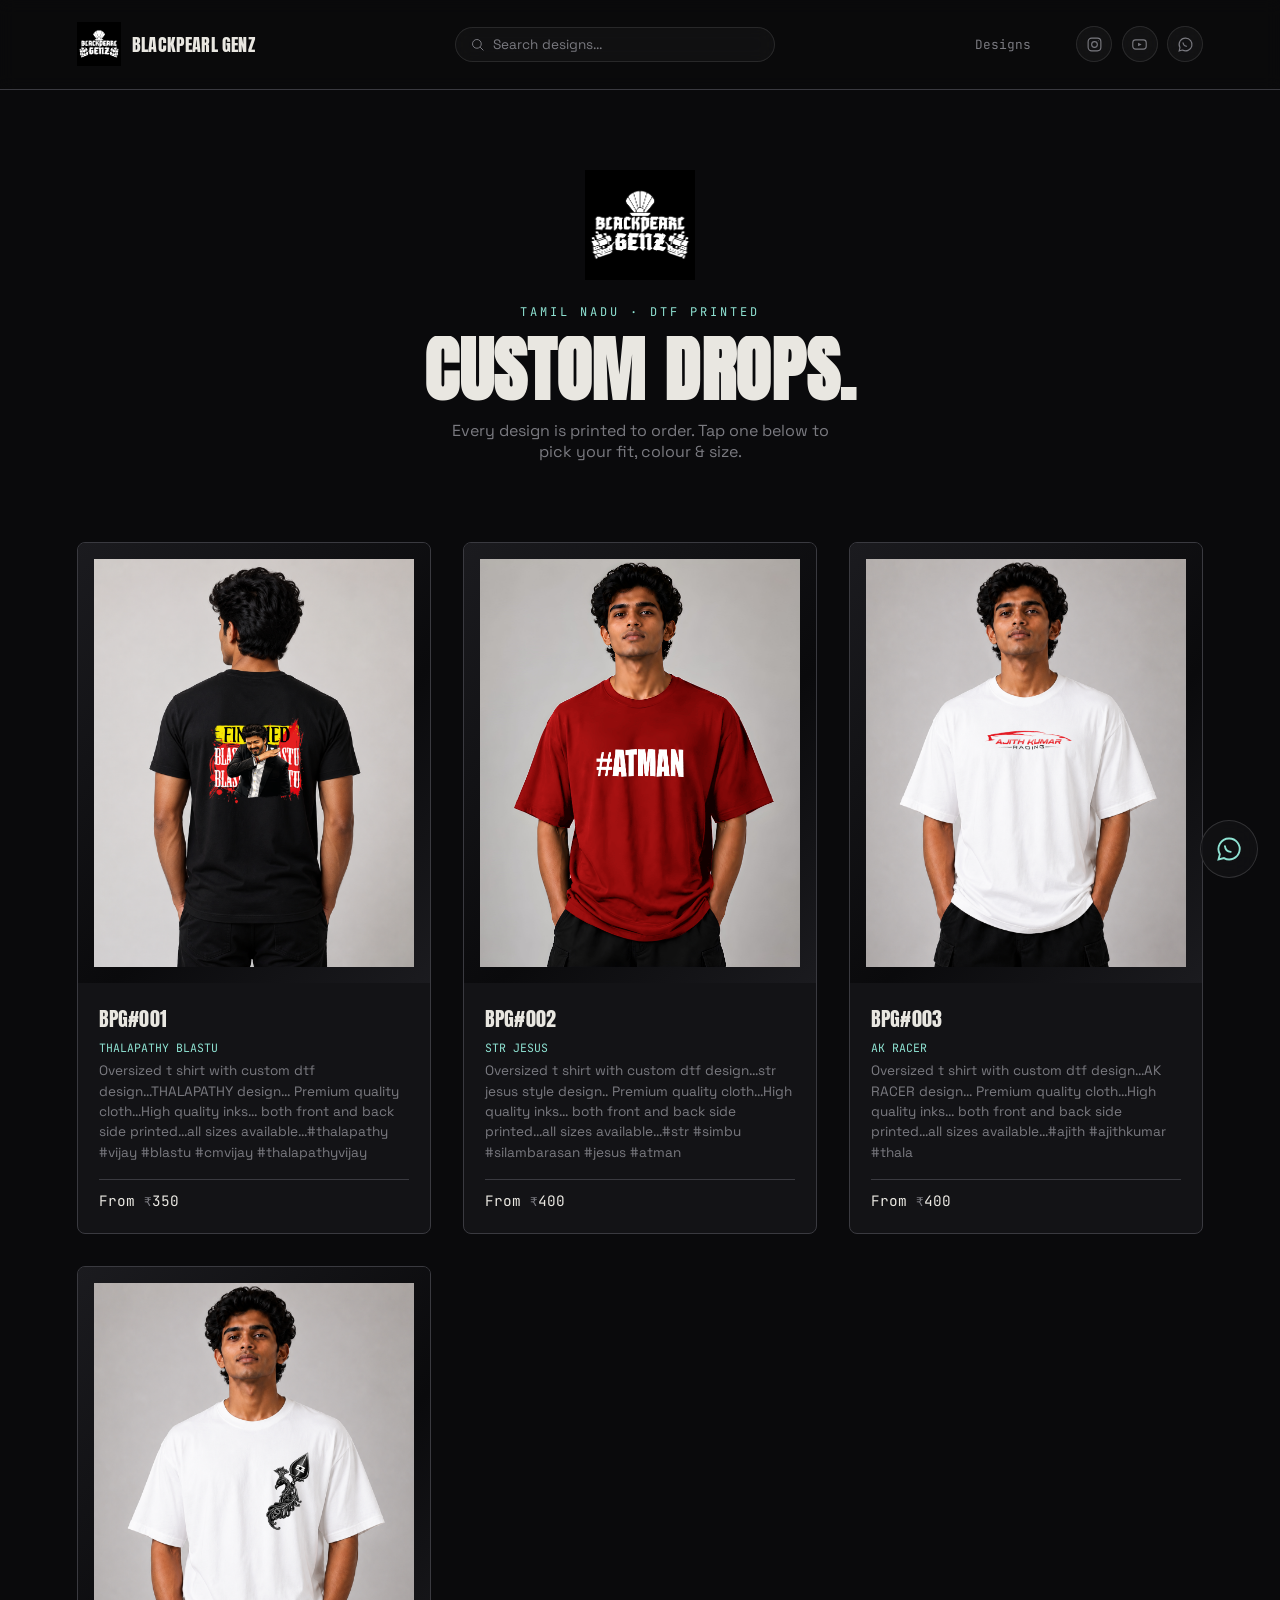
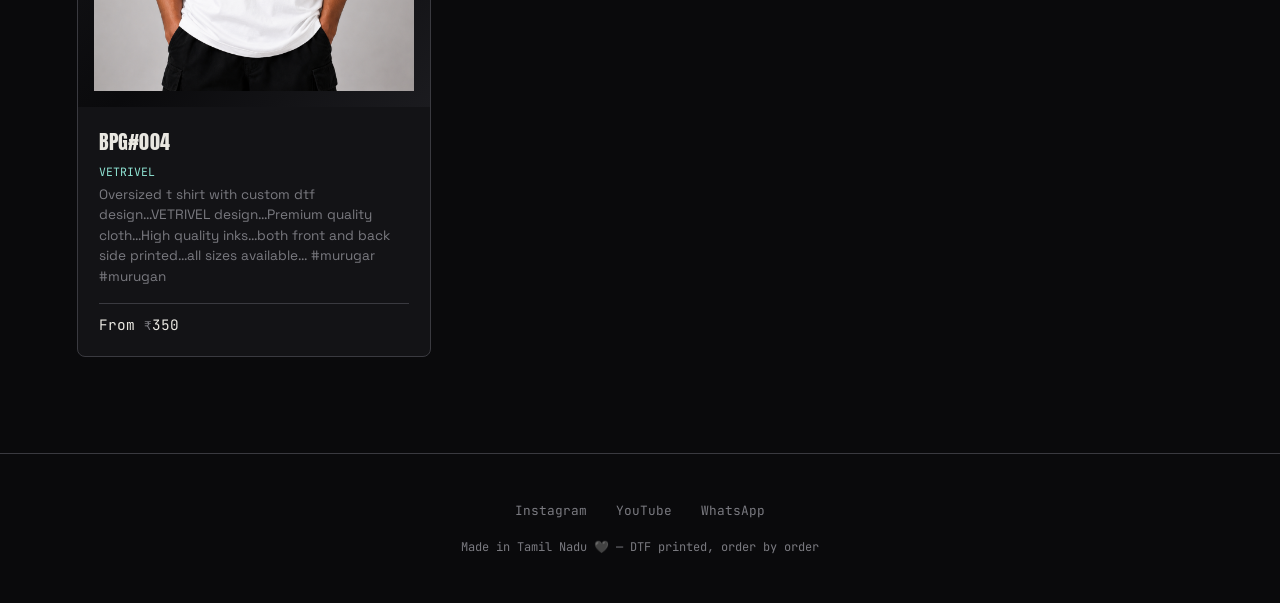
<file: index.html>
<!DOCTYPE html>
<html lang="en">
<head>
<meta charset="UTF-8">
<meta name="viewport" content="width=device-width, initial-scale=1.0">
<title>BLACKPEARL GENZ — Custom Printed T-Shirts</title>
<link rel="preconnect" href="https://fonts.googleapis.com">
<link rel="preconnect" href="https://fonts.gstatic.com" crossorigin>
<link href="https://fonts.googleapis.com/css2?family=Anton&family=Space+Grotesk:wght@400;500;700&family=JetBrains+Mono:wght@400;500;700&display=swap" rel="stylesheet">
<link rel="stylesheet" href="style.css">
</head>
<body>

<nav class="nav">
  <a href="index.html" class="nav-brand">
    <img src="images/logo.png" alt="Blackpearl Genz" class="nav-logo-img">
    <span class="nav-brand-name display">Blackpearl Genz</span>
  </a>
  <div class="nav-search">
    <svg viewBox="0 0 24 24" fill="none" stroke="currentColor" stroke-width="1.6" class="search-icon"><circle cx="11" cy="11" r="7"/><path d="M21 21l-4.3-4.3" stroke-linecap="round"/></svg>
    <input type="text" id="design-search" placeholder="Search designs..." autocomplete="off">
  </div>
  <div class="nav-links">
    <a href="#designs">Designs</a>
    <div class="nav-social">
      <a href="https://instagram.com/blackpearl_genz?igsh=N2E1bndnd2pka25q" target="_blank" rel="noopener" class="social-btn" aria-label="Instagram">
        <svg viewBox="0 0 24 24" fill="none" stroke="currentColor" stroke-width="1.6"><rect x="3" y="3" width="18" height="18" rx="5"/><circle cx="12" cy="12" r="4"/><circle cx="17.3" cy="6.7" r="0.6" fill="currentColor" stroke="none"/></svg>
      </a>
      <a href="https://youtube.com/@blackpearlgenz?si=UYn14PwFOhKcUYk9" target="_blank" rel="noopener" class="social-btn" aria-label="YouTube">
        <svg viewBox="0 0 24 24" fill="none" stroke="currentColor" stroke-width="1.6"><rect x="2.5" y="5.5" width="19" height="13" rx="4"/><path d="M10 9.5l5 2.5-5 2.5z" fill="currentColor" stroke="none"/></svg>
      </a>
      <a href="https://wa.me/919363555927" target="_blank" rel="noopener" class="social-btn wa-link" aria-label="WhatsApp">
        <svg viewBox="0 0 24 24" fill="none" stroke="currentColor" stroke-width="1.6"><path d="M12 3a9 9 0 00-7.8 13.5L3 21l4.7-1.2A9 9 0 1012 3z"/><path d="M8.5 9.5c.3 2.6 2.4 4.7 5 5" stroke-linecap="round"/></svg>
      </a>
    </div>
  </div>
</nav>

<a href="https://wa.me/919363555927" target="_blank" rel="noopener" class="whatsapp-float wa-link" aria-label="Chat on WhatsApp">
  <svg viewBox="0 0 24 24" fill="none" stroke="currentColor" stroke-width="1.6"><path d="M12 3a9 9 0 00-7.8 13.5L3 21l4.7-1.2A9 9 0 1012 3z"/><path d="M8.5 9.5c.3 2.6 2.4 4.7 5 5" stroke-linecap="round"/></svg>
</a>

<section class="hero">
  <img src="images/logo.png" alt="Blackpearl Genz" class="hero-logo">
  <div class="eyebrow">Tamil Nadu &middot; DTF Printed</div>
  <h1 class="display hero-title">Custom drops.</h1>
  <p>Every design is printed to order. Tap one below to pick your fit, colour &amp; size.</p>
</section>

<section class="grid-section" id="designs">
  <div class="product-grid" id="product-grid"></div>
  <div id="no-results" class="no-results" style="display:none;">No designs match your search.</div>
</section>

<footer>
  <div class="footer-links">
    <a href="https://www.instagram.com/blackpearl_genz?igsh=N2E1bndnd2pka25q" target="_blank" rel="noopener">Instagram</a>
    <a href="https://youtube.com/@blackpearlgenz?si=UYn14PwFOhKcUYk9" target="_blank" rel="noopener">YouTube</a>
    <a href="https://wa.me/919363555927" target="_blank" rel="noopener" class="wa-link">WhatsApp</a>
  </div>
  <div class="footer-note">Made in Tamil Nadu 🖤 — DTF printed, order by order</div>
</footer>

<script src="products-data.js"></script>
<script>
  const grid = document.getElementById('product-grid');

  DESIGNS.forEach((d, index) => {
    const card = document.createElement('a');
    card.href = `product.html?code=${encodeURIComponent(d.code)}`;
    card.className = 'card reveal';
    card.dataset.search = `${d.code} ${d.name} ${d.description}`.toLowerCase();
    card.style.transitionDelay = `${index * 80}ms`;

    card.innerHTML = `
      <div class="card-image">
        <img class="card-img" src="${d.fits[0].images[0]}" data-images='${JSON.stringify(d.fits[0].images)}' data-index="0"
             alt="${d.code}" onerror="this.parentElement.innerHTML='${d.code} — add photo';">
      </div>
      <div class="card-body">
        <div class="card-name display">${d.code}</div>
        <div class="card-sub">${d.name}</div>
        <div class="card-desc">${d.description}</div>
        <div class="card-price">From <span>₹</span>${d.cardPrice}</div>
      </div>
    `;
    grid.appendChild(card);
  });

  // Auto-cycle each card's photo gallery
  const prefersReducedMotion = window.matchMedia('(prefers-reduced-motion: reduce)').matches;
  if (!prefersReducedMotion) {
    setInterval(() => {
      document.querySelectorAll('.card-img').forEach(img => {
        let images;
        try { images = JSON.parse(img.dataset.images); } catch (e) { return; }
        if (!images || images.length <= 1) return;
        let idx = (parseInt(img.dataset.index, 10) + 1) % images.length;
        img.dataset.index = idx;
        img.style.opacity = 0;
        setTimeout(() => { img.src = images[idx]; img.style.opacity = 1; }, 350);
      });
    }, 3200);
  }

  // Fade-up reveal on scroll
  const revealObserver = new IntersectionObserver((entries) => {
    entries.forEach(entry => {
      if (entry.isIntersecting) {
        entry.target.classList.add('in-view');
        revealObserver.unobserve(entry.target);
      }
    });
  }, { threshold: 0.15 });
  document.querySelectorAll('.reveal').forEach(el => revealObserver.observe(el));

  // Live search filter
  const searchInput = document.getElementById('design-search');
  const noResults = document.getElementById('no-results');
  searchInput.addEventListener('input', () => {
    const query = searchInput.value.trim().toLowerCase();
    let visibleCount = 0;
    document.querySelectorAll('.card').forEach(card => {
      const matches = !query || card.dataset.search.includes(query);
      card.style.display = matches ? '' : 'none';
      if (matches) visibleCount++;
    });
    noResults.style.display = visibleCount === 0 ? 'block' : 'none';
  });

  initWhatsAppLinks();
</script>

</body>
</html>
</file>
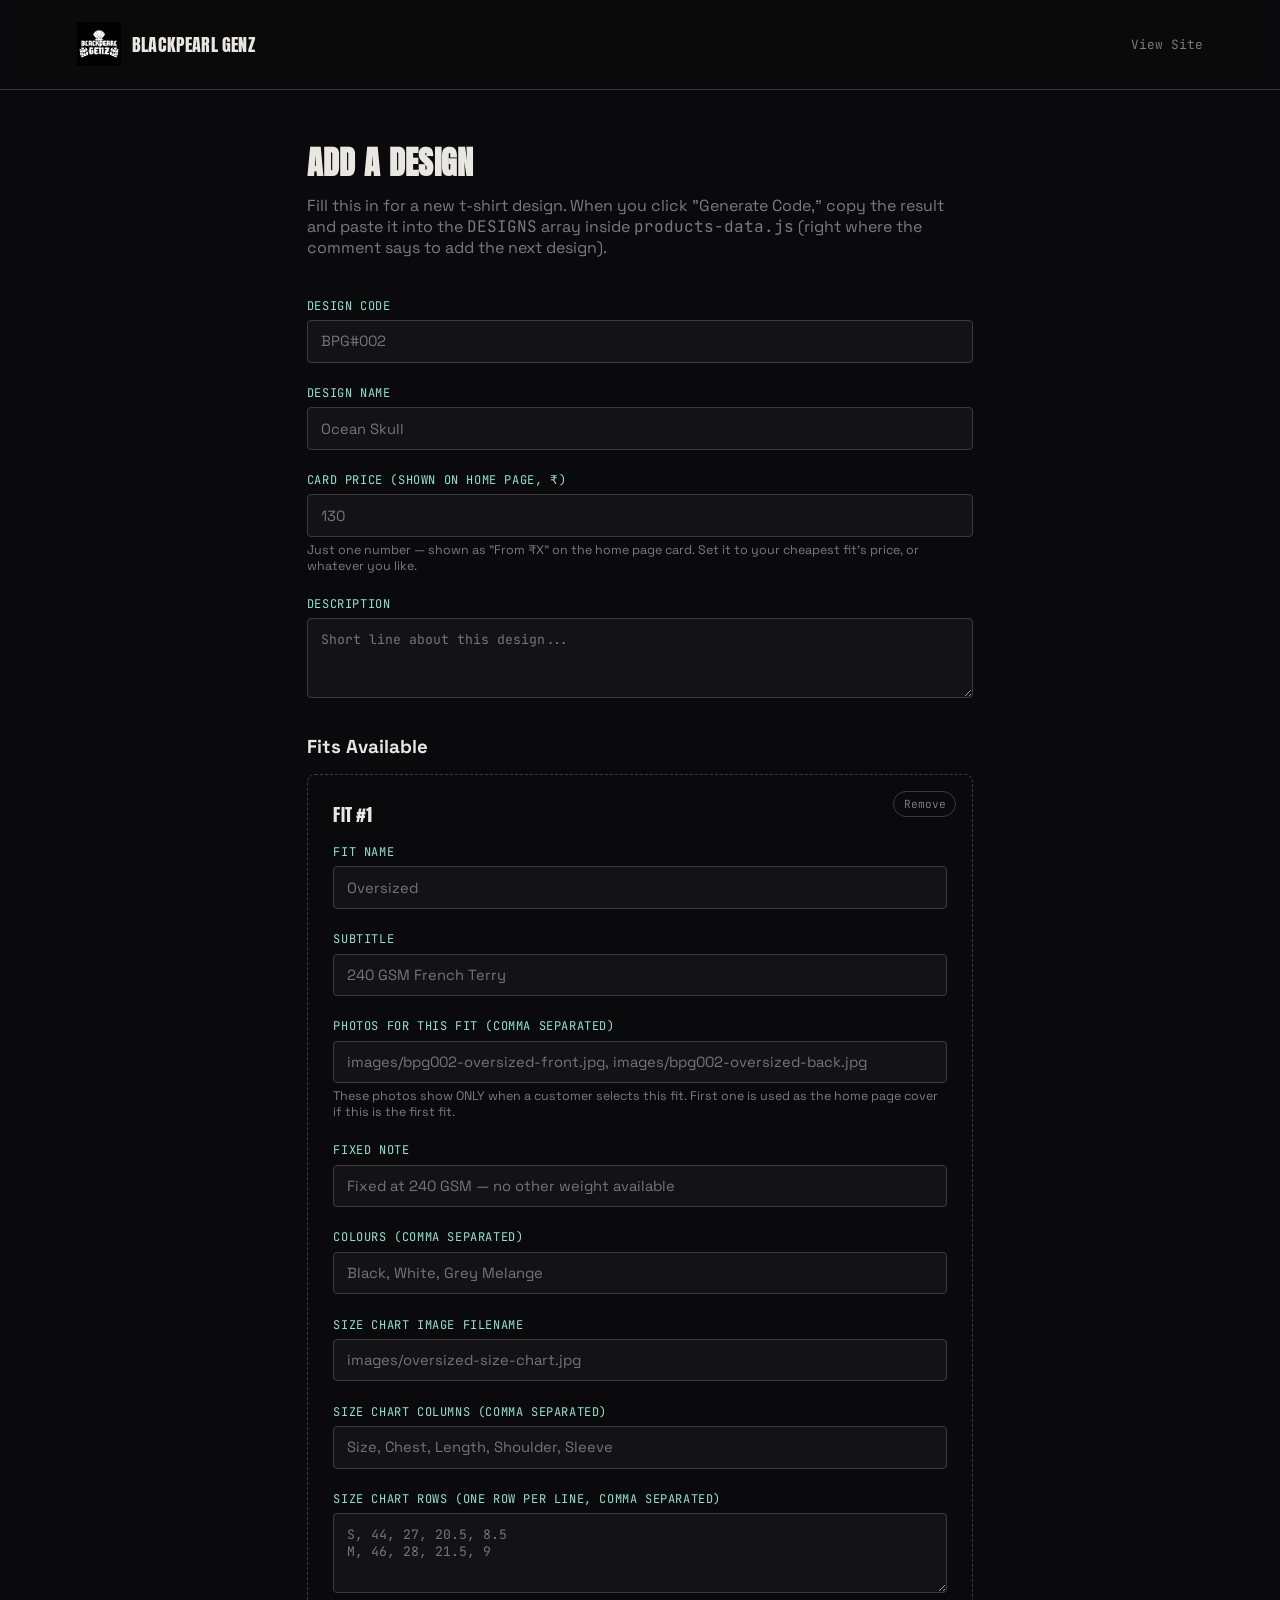
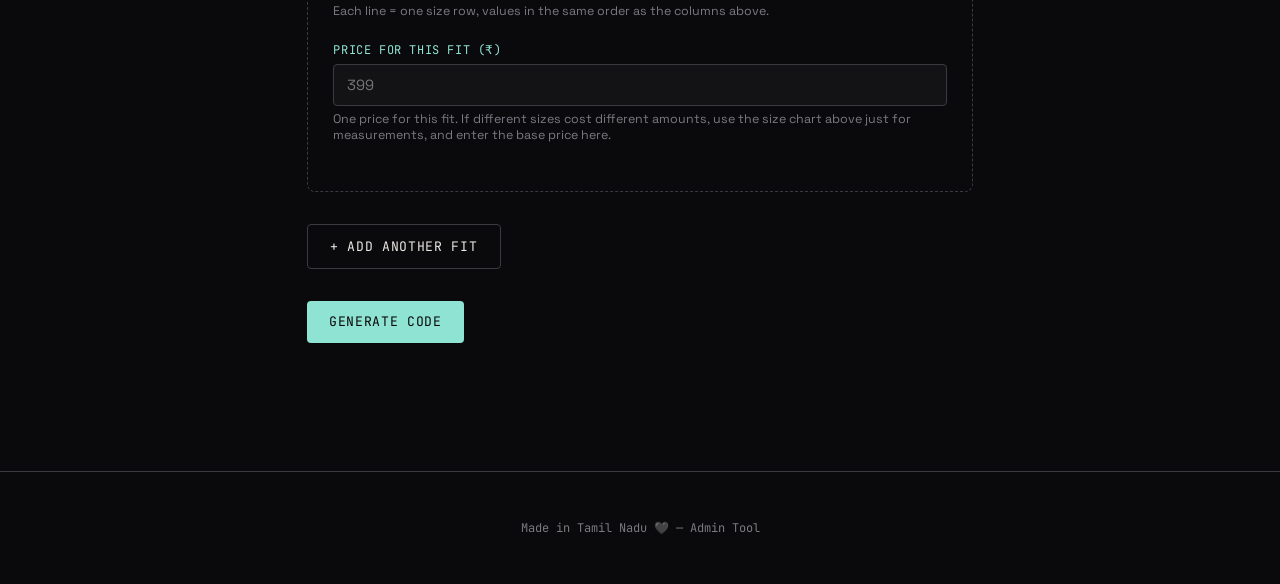
<file: admin.html>
<!DOCTYPE html>
<html lang="en">
<head>
<meta charset="UTF-8">
<meta name="viewport" content="width=device-width, initial-scale=1.0">
<title>Blackpearl Genz — Admin: Add Design</title>
<link rel="preconnect" href="https://fonts.googleapis.com">
<link rel="preconnect" href="https://fonts.gstatic.com" crossorigin>
<link href="https://fonts.googleapis.com/css2?family=Anton&family=Space+Grotesk:wght@400;500;700&family=JetBrains+Mono:wght@400;500;700&display=swap" rel="stylesheet">
<link rel="stylesheet" href="style.css">
<style>
  .admin-wrap{ max-width:820px; margin:0 auto; padding:3rem 6vw 6rem; }
  .admin-wrap h1{ margin-bottom:0.5rem; }
  .admin-wrap > p.help{ color:var(--muted); margin-bottom:2.5rem; }

  .field{ margin-bottom:1.4rem; }
  .field label{
    display:block; font-family:'JetBrains Mono', monospace; font-size:0.75rem;
    letter-spacing:0.05em; text-transform:uppercase; color:var(--pearl); margin-bottom:0.4rem;
  }
  .field .hint{ color:var(--muted); font-size:0.78rem; margin-top:0.3rem; }
  .field input, .field textarea{
    width:100%; background:var(--surface); border:1px solid var(--stitch); color:var(--ink);
    padding:0.7rem 0.8rem; border-radius:4px; font-family:'Space Grotesk', sans-serif; font-size:0.92rem;
  }
  .field textarea{ font-family:'JetBrains Mono', monospace; font-size:0.82rem; min-height:80px; resize:vertical; }
  .field input:focus, .field textarea:focus{ outline:2px solid var(--pearl); outline-offset:1px; }

  .fit-block{
    border:1px dashed var(--stitch); border-radius:8px; padding:1.6rem; margin-bottom:1.6rem; position:relative;
  }
  .fit-block-title{ font-size:1.1rem; margin-bottom:1rem; }
  .remove-fit{
    position:absolute; top:1rem; right:1rem; background:transparent; border:1px solid var(--stitch);
    color:var(--muted); font-family:'JetBrains Mono', monospace; font-size:0.7rem; padding:0.3rem 0.6rem;
    border-radius:20px; cursor:pointer;
  }
  .remove-fit:hover{ border-color:#e37f7f; color:#e37f7f; }

  .action-row{ display:flex; gap:1rem; flex-wrap:wrap; margin:2rem 0; }
  .action-btn{
    font-family:'JetBrains Mono', monospace; font-size:0.82rem; letter-spacing:0.05em; text-transform:uppercase;
    padding:0.8rem 1.4rem; border-radius:4px; cursor:pointer; border:none;
  }
  .action-btn.primary{ background:var(--pearl); color:#0a0a0c; }
  .action-btn.ghost{ background:transparent; border:1px solid var(--stitch); color:var(--ink); }
  .action-btn.ghost:hover{ border-color:var(--pearl); color:var(--pearl); }

  #output-wrap{ display:none; }
  #output{
    width:100%; min-height:340px; background:var(--surface); border:1px solid var(--stitch); color:var(--pearl);
    font-family:'JetBrains Mono', monospace; font-size:0.8rem; padding:1.2rem; border-radius:6px; white-space:pre;
    overflow-x:auto;
  }
  .copy-note{ color:var(--muted); font-size:0.8rem; margin-top:0.8rem; }
</style>
</head>
<body>

<nav class="nav">
  <a href="index.html" class="nav-brand">
    <img src="images/logo.png" alt="Blackpearl Genz" class="nav-logo-img">
    <span class="nav-brand-name display">Blackpearl Genz</span>
  </a>
  <div class="nav-links"><a href="index.html">View Site</a></div>
</nav>

<div class="admin-wrap">
  <h1 class="display">Add a Design</h1>
  <p class="help">Fill this in for a new t-shirt design. When you click "Generate Code," copy the result and paste it into the <code class="mono">DESIGNS</code> array inside <code class="mono">products-data.js</code> (right where the comment says to add the next design).</p>

  <div class="field">
    <label>Design Code</label>
    <input type="text" id="f-code" placeholder="BPG#002">
  </div>
  <div class="field">
    <label>Design Name</label>
    <input type="text" id="f-name" placeholder="Ocean Skull">
  </div>
  <div class="field">
    <label>Card Price (shown on home page, ₹)</label>
    <input type="number" id="f-cardprice" placeholder="130" min="0" step="1">
    <div class="hint">Just one number — shown as "From ₹X" on the home page card. Set it to your cheapest fit's price, or whatever you like.</div>
  </div>
  <div class="field">
    <label>Description</label>
    <textarea id="f-desc" placeholder="Short line about this design..."></textarea>
  </div>

  <h3 style="margin:2rem 0 1rem;">Fits Available</h3>
  <div id="fits-container"></div>

  <div class="action-row">
    <button class="action-btn ghost" onclick="addFit()">+ Add Another Fit</button>
  </div>

  <div class="action-row">
    <button class="action-btn primary" onclick="generateCode()">Generate Code</button>
  </div>

  <div id="output-wrap">
    <h3 style="margin-bottom:1rem;">Paste this into products-data.js:</h3>
    <textarea id="output" readonly></textarea>
    <div class="copy-note">Tap inside the box, select all (Ctrl/Cmd+A), and copy.</div>
  </div>
</div>

<footer>Made in Tamil Nadu 🖤 — Admin Tool</footer>

<script>
  let fitCount = 0;

  function addFit(prefill) {
    fitCount++;
    const id = fitCount;
    const div = document.createElement('div');
    div.className = 'fit-block';
    div.id = `fit-${id}`;
    div.innerHTML = `
      <button class="remove-fit" onclick="document.getElementById('fit-${id}').remove()">Remove</button>
      <div class="fit-block-title display">Fit #${id}</div>

      <div class="field">
        <label>Fit Name</label>
        <input type="text" id="fit-${id}-name" placeholder="Oversized">
      </div>
      <div class="field">
        <label>Subtitle</label>
        <input type="text" id="fit-${id}-subtitle" placeholder="240 GSM French Terry">
      </div>
      <div class="field">
        <label>Photos for this Fit (comma separated)</label>
        <input type="text" id="fit-${id}-images" placeholder="images/bpg002-oversized-front.jpg, images/bpg002-oversized-back.jpg">
        <div class="hint">These photos show ONLY when a customer selects this fit. First one is used as the home page cover if this is the first fit.</div>
      </div>
      <div class="field">
        <label>Fixed Note</label>
        <input type="text" id="fit-${id}-note" placeholder="Fixed at 240 GSM — no other weight available">
      </div>
      <div class="field">
        <label>Colours (comma separated)</label>
        <input type="text" id="fit-${id}-colours" placeholder="Black, White, Grey Melange">
      </div>
      <div class="field">
        <label>Size Chart Image Filename</label>
        <input type="text" id="fit-${id}-chart-image" placeholder="images/oversized-size-chart.jpg">
      </div>
      <div class="field">
        <label>Size Chart Columns (comma separated)</label>
        <input type="text" id="fit-${id}-columns" placeholder="Size, Chest, Length, Shoulder, Sleeve">
      </div>
      <div class="field">
        <label>Size Chart Rows (one row per line, comma separated)</label>
        <textarea id="fit-${id}-rows" placeholder="S, 44, 27, 20.5, 8.5&#10;M, 46, 28, 21.5, 9"></textarea>
        <div class="hint">Each line = one size row, values in the same order as the columns above.</div>
      </div>
      <div class="field">
        <label>Price for this Fit (₹)</label>
        <input type="number" id="fit-${id}-price" placeholder="399" min="0" step="1">
        <div class="hint">One price for this fit. If different sizes cost different amounts, use the size chart above just for measurements, and enter the base price here.</div>
      </div>
    `;
    document.getElementById('fits-container').appendChild(div);
  }

  function generateCode() {
    const code = document.getElementById('f-code').value.trim() || "BPG#XXX";
    const name = document.getElementById('f-name').value.trim() || "Untitled Design";
    const cardPrice = parseFloat(document.getElementById('f-cardprice').value);
    if (!cardPrice || cardPrice <= 0) {
      alert('Please enter a Card Price before generating code.');
      return;
    }
    const desc = document.getElementById('f-desc').value.trim() || "";

    const fitBlocks = document.querySelectorAll('.fit-block');
    const fits = [];

    fitBlocks.forEach(block => {
      const id = block.id.split('-')[1];
      const fitName = document.getElementById(`fit-${id}-name`).value.trim() || "Fit";
      const subtitle = document.getElementById(`fit-${id}-subtitle`).value.trim() || "";
      const images = document.getElementById(`fit-${id}-images`).value.split(',').map(s => s.trim()).filter(Boolean);
      if (images.length === 0) images.push("images/placeholder.jpg");
      const note = document.getElementById(`fit-${id}-note`).value.trim() || "";
      const colours = document.getElementById(`fit-${id}-colours`).value.split(',').map(s => s.trim()).filter(Boolean);
      const chartImage = document.getElementById(`fit-${id}-chart-image`).value.trim() || "";
      const columns = document.getElementById(`fit-${id}-columns`).value.split(',').map(s => s.trim()).filter(Boolean);
      const rowsRaw = document.getElementById(`fit-${id}-rows`).value.split('\n').map(l => l.trim()).filter(Boolean);
      const rows = rowsRaw.map(line => line.split(',').map(v => {
        const num = parseFloat(v.trim());
        return isNaN(num) ? v.trim() : num;
      }));
      const priceValue = parseFloat(document.getElementById(`fit-${id}-price`).value);
      if (!priceValue || priceValue <= 0) {
        alert(`Please enter a price for the "${fitName}" fit before generating code.`);
        throw new Error('missing price');
      }
      const priceTable = [{ label: "All Sizes", price: priceValue }];

      fits.push({ fitName, subtitle, images, fixedNote: note, colours, sizeChartImage: chartImage, sizeChartColumns: columns, sizeChartRows: rows, priceTable });
    });

    const obj = {
      code, name, cardPrice, description: desc, fits
    };

    const jsonStr = JSON.stringify(obj, null, 2);
    // convert JSON to a slightly nicer JS-object-literal look (unquoted keys)
    const jsStr = jsonStr.replace(/"([a-zA-Z_][a-zA-Z0-9_]*)":/g, '$1:');

    document.getElementById('output').value = jsStr + ",";
    document.getElementById('output-wrap').style.display = 'block';
    document.getElementById('output-wrap').scrollIntoView({ behavior: 'smooth' });
  }

  // start with one fit block by default
  addFit();
</script>

</body>
</html>
</file>
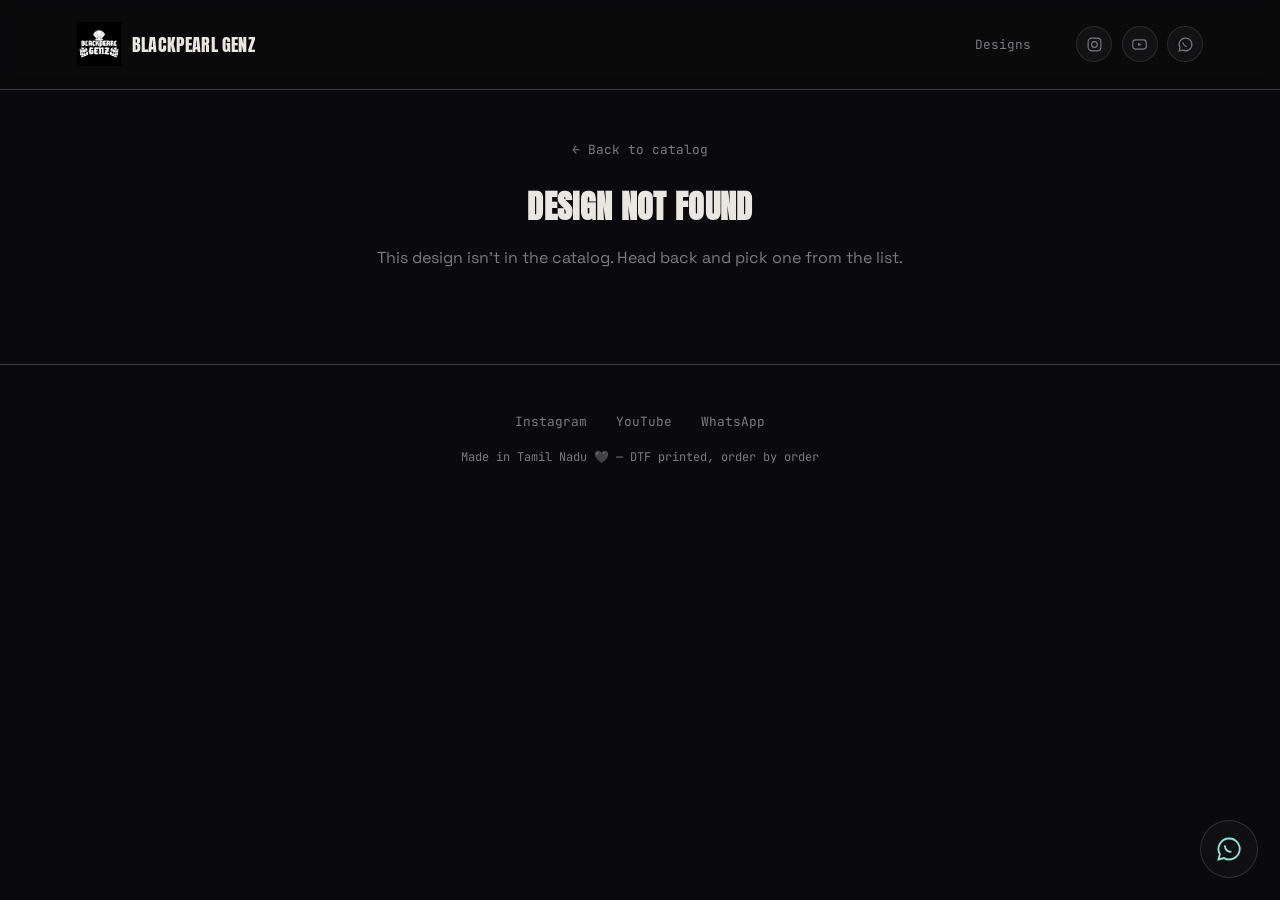
<file: product.html>
<!DOCTYPE html>
<html lang="en">
<head>
<meta charset="UTF-8">
<meta name="viewport" content="width=device-width, initial-scale=1.0">
<title>Blackpearl Genz — Design</title>
<link rel="preconnect" href="https://fonts.googleapis.com">
<link rel="preconnect" href="https://fonts.gstatic.com" crossorigin>
<link href="https://fonts.googleapis.com/css2?family=Anton&family=Space+Grotesk:wght@400;500;700&family=JetBrains+Mono:wght@400;500;700&display=swap" rel="stylesheet">
<link rel="stylesheet" href="style.css">
</head>
<body>

<nav class="nav">
  <a href="index.html" class="nav-brand">
    <img src="images/logo.png" alt="Blackpearl Genz" class="nav-logo-img">
    <span class="nav-brand-name display">Blackpearl Genz</span>
  </a>
  <div class="nav-links">
    <a href="index.html#designs">Designs</a>
    <div class="nav-social">
      <a href="https://instagram.com/blackpearl_genz?igsh=N2E1bndnd2pka25q" target="_blank" rel="noopener" class="social-btn" aria-label="Instagram">
        <svg viewBox="0 0 24 24" fill="none" stroke="currentColor" stroke-width="1.6"><rect x="3" y="3" width="18" height="18" rx="5"/><circle cx="12" cy="12" r="4"/><circle cx="17.3" cy="6.7" r="0.6" fill="currentColor" stroke="none"/></svg>
      </a>
      <a href="https://youtube.com/@blackpearlgenz?si=UYn14PwFOhKcUYk9" target="_blank" rel="noopener" class="social-btn" aria-label="YouTube">
        <svg viewBox="0 0 24 24" fill="none" stroke="currentColor" stroke-width="1.6"><rect x="2.5" y="5.5" width="19" height="13" rx="4"/><path d="M10 9.5l5 2.5-5 2.5z" fill="currentColor" stroke="none"/></svg>
      </a>
      <a href="https://wa.me/919363555927" target="_blank" rel="noopener" class="social-btn wa-link" aria-label="WhatsApp">
        <svg viewBox="0 0 24 24" fill="none" stroke="currentColor" stroke-width="1.6"><path d="M12 3a9 9 0 00-7.8 13.5L3 21l4.7-1.2A9 9 0 1012 3z"/><path d="M8.5 9.5c.3 2.6 2.4 4.7 5 5" stroke-linecap="round"/></svg>
      </a>
    </div>
  </div>
</nav>

<a href="https://wa.me/919363555927" target="_blank" rel="noopener" class="whatsapp-float wa-link" aria-label="Chat on WhatsApp">
  <svg viewBox="0 0 24 24" fill="none" stroke="currentColor" stroke-width="1.6"><path d="M12 3a9 9 0 00-7.8 13.5L3 21l4.7-1.2A9 9 0 1012 3z"/><path d="M8.5 9.5c.3 2.6 2.4 4.7 5 5" stroke-linecap="round"/></svg>
</a>

<div id="detail-root"></div>

<footer>
  <div class="footer-links">
    <a href="https://instagram.com/blackpearl_genz?igsh=N2E1bndnd2pka25q" target="_blank" rel="noopener">Instagram</a>
    <a href="https://youtube.com/@blackpearlgenz?si=UYn14PwFOhKcUYk9" target="_blank" rel="noopener">YouTube</a>
    <a href="https://wa.me/919363555927" target="_blank" rel="noopener" class="wa-link">WhatsApp</a>
  </div>
  <div class="footer-note">Made in Tamil Nadu 🖤 — DTF printed, order by order</div>
</footer>

<script src="products-data.js"></script>
<script>
  const params = new URLSearchParams(window.location.search);
  const code = params.get('code');
  const design = DESIGNS.find(d => d.code === code);
  const root = document.getElementById('detail-root');
  let activeFitIndex = 0;

  let activeImageIndex = 0;

  if (!design) {
    root.innerHTML = `
      <div class="detail" style="grid-template-columns:1fr;text-align:center;">
        <div>
          <a href="index.html" class="back-link">&larr; Back to catalog</a>
          <h1 class="display">Design not found</h1>
          <p style="color:var(--muted);margin-top:1rem;">This design isn't in the catalog. Head back and pick one from the list.</p>
        </div>
      </div>
    `;
  } else {
    document.title = `${design.code} — Blackpearl Genz`;
    render();
  }

  function render() {
    const fit = design.fits[activeFitIndex];

    const specHeader = '<tr>' + fit.sizeChartColumns.map(c => `<th>${c}</th>`).join('') + '</tr>';
    const specRows = fit.sizeChartRows.map(row =>
      '<tr>' + row.map(cell => `<td>${cell}</td>`).join('') + '</tr>'
    ).join('');

    const chips = fit.colours.map(c => `<span class="chip">${c}</span>`).join('');

    const fitTabs = design.fits.map((f, i) =>
      `<button class="fit-tab ${i === activeFitIndex ? 'active' : ''}" onclick="setFit(${i})">${f.fitName}</button>`
    ).join('');

    const fitPrice = Math.min(...fit.priceTable.map(row => row.price));

    const orderLink = buildWhatsAppOrderLink(design, fit, fitPrice);

    const thumbs = fit.images.map((img, i) =>
      `<div class="thumb ${i === activeImageIndex ? 'active' : ''}" onclick="setImage(${i})">
         <img src="${img}" alt="${design.code} ${fit.fitName} photo ${i + 1}" onerror="this.parentElement.style.display='none';">
       </div>`
    ).join('');

    root.innerHTML = `
      <div class="detail">
        <div>
          <a href="index.html" class="back-link">&larr; Back to catalog</a>
          <div class="detail-image">
            <img src="${fit.images[activeImageIndex]}" alt="${design.code} ${fit.fitName}"
                 onerror="this.parentElement.innerHTML='Add ${fit.fitName} photo here';">
          </div>
          ${fit.images.length > 1 ? `<div class="thumb-row">${thumbs}</div>` : ''}
        </div>
        <div>
          <a href="index.html" class="back-link" style="visibility:hidden;">&larr; Back to catalog</a>
          <h1 class="detail-name display">${design.code}</h1>
          <div class="detail-sub">${design.name}</div>

          <h3>Choose Fit</h3>
          <div class="fit-tab-row">${fitTabs}</div>

          <div class="price-big-wrap">
            <div class="price-big-label">${fit.fitName} — Price</div>
            <div class="price-big">₹${fitPrice}</div>
          </div>

          <p class="detail-desc">${design.description}</p>
          <div class="detail-note">// ${fit.fixedNote}</div>

          <h3>Available Colours</h3>
          <div class="chip-row">${chips}</div>

          <h3>Size Chart (inches)</h3>
          <table class="spec">${specHeader}${specRows}</table>
          ${fit.sizeChartImage ? `<img class="size-chart-img" src="${fit.sizeChartImage}" alt="${fit.fitName} size chart" onerror="this.style.display='none';">` : ''}

          <a class="btn btn-primary" href="${orderLink}" target="_blank" rel="noopener">Place Order — ${fit.fitName}</a>
        </div>
      </div>
    `;
  }

  function setFit(i) {
    activeFitIndex = i;
    activeImageIndex = 0;
    render();
  }

  function setImage(i) {
    activeImageIndex = i;
    render();
  }

  initWhatsAppLinks();
</script>

</body>
</html>
</file>
<file: style.css>
:root{
  --bg:        #0a0a0c;
  --surface:   #131316;
  --surface-2: #1b1b1f;
  --ink:       #e9e7e1;
  --muted:     #7a7a80;
  --pearl:     #8fe3d3;
  --sheen:     #b98fe3;
  --stitch:    #3a3a40;
}

*{ margin:0; padding:0; box-sizing:border-box; }
html{ scroll-behavior:smooth; }
body{
  background:var(--bg);
  color:var(--ink);
  font-family:'Space Grotesk', sans-serif;
}
a{ color:inherit; text-decoration:none; }
.display{ font-family:'Anton', sans-serif; letter-spacing:0.01em; text-transform:uppercase; }
.mono{ font-family:'JetBrains Mono', monospace; }

/* ---------- NAV ---------- */
.nav{
  display:flex; justify-content:space-between; align-items:center;
  padding:1.4rem 6vw;
  border-bottom:1px solid var(--stitch);
  position:sticky; top:0; background:rgba(10,10,12,0.9);
  backdrop-filter:blur(8px);
  z-index:10;
  gap:1.2rem;
  flex-wrap:wrap;
}
.nav-logo{ font-size:1.3rem; }
.nav-logo-img{ height:44px; width:auto; filter:invert(1) brightness(1.15); display:block; }
.nav-brand{ display:flex; align-items:center; }
.nav-links{ display:flex; align-items:center; gap:1.6rem; font-family:'JetBrains Mono', monospace; font-size:0.8rem; color:var(--muted); }
.nav-links a:hover{ color:var(--pearl); }

.nav-search{
  display:flex; align-items:center; gap:0.5rem;
  background:rgba(255,255,255,0.03);
  border:1px solid rgba(255,255,255,0.1);
  backdrop-filter:blur(10px); -webkit-backdrop-filter:blur(10px);
  border-radius:20px;
  padding:0.5rem 0.9rem;
  flex:1 1 220px;
  max-width:320px;
}
.search-icon{ width:15px; height:15px; color:var(--muted); flex-shrink:0; }
.nav-search input{
  background:transparent; border:none; outline:none;
  color:var(--ink); font-family:'Space Grotesk', sans-serif; font-size:0.85rem;
  width:100%;
}
.nav-search input::placeholder{ color:var(--muted); }
.nav-search:focus-within{ border-color:var(--pearl); }

.no-results{
  text-align:center; color:var(--muted); font-family:'JetBrains Mono', monospace;
  font-size:0.9rem; padding:3rem 0;
}

@media (max-width:650px){
  .nav-search{ order:3; flex:1 1 100%; max-width:none; }
}

/* ---------- HOME HERO ---------- */
.hero{
  padding:5rem 6vw 3rem;
  text-align:center;
  position:relative;
  overflow:hidden;
}
.hero .eyebrow{
  position:relative; z-index:1;
  font-family:'JetBrains Mono', monospace; font-size:0.75rem;
  letter-spacing:0.25em; color:var(--pearl); text-transform:uppercase;
  margin-bottom:1rem;
}
.hero-logo{
  width:110px;
  height:auto;
  margin:0 auto 1.5rem;
  display:block;
  filter:invert(1) brightness(1.15);
}
.hero h1{ position:relative; z-index:1; font-size:clamp(2.4rem, 7vw, 4.5rem); line-height:0.95; }
.hero-title{
  background:linear-gradient(100deg, var(--ink) 30%, var(--pearl) 50%, var(--sheen) 65%, var(--ink) 85%);
  background-size:250% 100%;
  -webkit-background-clip:text; background-clip:text; color:transparent;
  animation:sheen-shift 8s ease-in-out infinite;
}
.hero p{ position:relative; z-index:1; color:var(--muted); margin-top:1rem; max-width:40ch; margin-left:auto; margin-right:auto; }

/* ---------- SCROLL REVEAL ---------- */
.reveal{
  opacity:0;
  transform:translateY(24px);
  transition:opacity 0.6s ease, transform 0.6s ease;
}
.reveal.in-view{ opacity:1; transform:translateY(0); }

/* ---------- PRODUCT GRID ---------- */
.grid-section{ padding:2rem 6vw 6rem; }
.product-grid{
  display:grid;
  grid-template-columns:repeat(auto-fill, minmax(260px, 1fr));
  gap:2rem;
  max-width:1200px;
  margin:0 auto;
}
.card{
  background:var(--surface);
  border:1px solid var(--stitch);
  border-radius:8px;
  overflow:hidden;
  transition:transform 0.25s ease, box-shadow 0.25s ease, border-color 0.25s ease;
  display:flex;
  flex-direction:column;
}
.card:hover{
  transform:translateY(-6px);
  box-shadow:0 20px 40px rgba(0,0,0,0.45);
  border-color:var(--pearl);
}
.card-image{
  width:100%;
  aspect-ratio:4/5;
  background:linear-gradient(135deg, var(--surface-2), #0a0a0c 60%, var(--surface-2));
  display:flex; align-items:center; justify-content:center;
  color:var(--muted);
  font-family:'JetBrains Mono', monospace;
  font-size:0.75rem;
  text-align:center;
  padding:1rem;
  overflow:hidden;
}
.card-image img{
  width:100%; height:100%; object-fit:cover; display:block;
  transition:opacity 0.35s ease, transform 0.5s ease;
}
.card:hover .card-image img{ transform:scale(1.06); }
.card-body{ padding:1.2rem 1.3rem 1.4rem; display:flex; flex-direction:column; gap:0.4rem; flex:1; }
.card-name{ font-size:1.25rem; }
.card-sub{ font-family:'JetBrains Mono', monospace; font-size:0.72rem; color:var(--pearl); }
.card-desc{ color:var(--muted); font-size:0.85rem; line-height:1.5; flex:1; }
.card-price{ font-family:'JetBrains Mono', monospace; font-size:0.9rem; margin-top:0.6rem; padding-top:0.7rem; border-top:1px solid var(--stitch); }
.card-price span{ color:var(--muted); font-size:0.72rem; }

.card-price-list{
  margin-top:0.6rem;
  display:flex;
  flex-direction:column;
  gap:0.35rem;
  border-top:1px solid var(--stitch);
  padding-top:0.7rem;
}
.card-fit-price{
  display:flex;
  justify-content:space-between;
  font-family:'JetBrains Mono', monospace;
  font-size:0.78rem;
}
.card-fit-price span:first-child{ color:var(--muted); }
.card-fit-price span:last-child{ color:var(--pearl); font-weight:700; }

.price-summary{
  display:flex;
  flex-direction:column;
  gap:0.5rem;
  background:var(--surface);
  border:1px solid var(--stitch);
  border-radius:8px;
  padding:1rem 1.2rem;
  margin-top:1.4rem;
}
.price-summary .card-fit-price{ font-size:0.85rem; }

/* ---------- PRODUCT DETAIL ---------- */
.detail{
  max-width:1100px;
  margin:0 auto;
  padding:3rem 6vw 6rem;
  display:grid;
  grid-template-columns:1fr 1fr;
  gap:3.5rem;
}
@media (max-width:800px){ .detail{ grid-template-columns:1fr; } }

.detail-image{
  width:100%;
  aspect-ratio:4/5;
  border-radius:8px;
  background:linear-gradient(135deg, var(--surface-2), #0a0a0c 60%, var(--surface-2));
  overflow:hidden;
  display:flex; align-items:center; justify-content:center;
  color:var(--muted);
  font-family:'JetBrains Mono', monospace;
  border:1px solid var(--stitch);
}
.detail-image img{ width:100%; height:100%; object-fit:cover; }

.thumb-row{ display:flex; gap:0.7rem; margin-top:0.8rem; flex-wrap:wrap; }
.thumb{
  width:64px; height:64px; border-radius:6px; overflow:hidden; cursor:pointer;
  border:1px solid var(--stitch); opacity:0.6; transition:opacity 0.2s ease, border-color 0.2s ease;
}
.thumb img{ width:100%; height:100%; object-fit:cover; display:block; }
.thumb:hover{ opacity:0.85; }
.thumb.active{ opacity:1; border-color:var(--pearl); }

.detail-name{ font-size:clamp(2rem,4vw,2.8rem); line-height:1; }
.detail-sub{ font-family:'JetBrains Mono', monospace; color:var(--pearl); font-size:0.85rem; margin-top:0.5rem; }
.detail-desc{ color:#c9c7c1; line-height:1.6; margin-top:1.2rem; }
.detail-note{ font-family:'JetBrains Mono', monospace; font-size:0.75rem; color:var(--sheen); margin-top:0.8rem; }

.fit-tab-row{ display:flex; flex-wrap:wrap; gap:0.6rem; margin-top:0.6rem; }
.fit-tab{
  font-family:'JetBrains Mono', monospace; font-size:0.78rem;
  background:transparent; border:1px solid var(--stitch); color:var(--muted);
  padding:0.55rem 1rem; border-radius:20px; cursor:pointer;
  transition:border-color 0.2s ease, color 0.2s ease;
}
.fit-tab:hover{ border-color:var(--pearl); color:var(--ink); }
.fit-tab.active{ border-color:var(--pearl); color:var(--pearl); background:rgba(143,227,211,0.08); }

.chip-row{ display:flex; flex-wrap:wrap; gap:0.5rem; margin-top:1.2rem; }
.chip{
  font-family:'JetBrains Mono', monospace; font-size:0.75rem;
  border:1px solid var(--stitch); padding:0.35rem 0.7rem; border-radius:20px;
  color:var(--muted);
}

.detail h3{ margin-top:2rem; margin-bottom:0.8rem; font-size:1rem; font-family:'JetBrains Mono', monospace; color:var(--ink); letter-spacing:0.05em; text-transform:uppercase; }

table.spec, table.price{
  width:100%; border-collapse:collapse;
  font-family:'JetBrains Mono', monospace; font-size:0.78rem;
}
table.spec th, table.spec td, table.price td{
  text-align:left; padding:0.5rem 0.4rem; border-bottom:1px solid var(--stitch); color:var(--muted);
}
table.spec th{ color:var(--ink); font-weight:500; }
table.price td:last-child{ text-align:right; color:var(--pearl); font-weight:700; }

.size-chart-img{ width:100%; border-radius:6px; margin-top:0.5rem; border:1px solid var(--stitch); }

.btn{
  font-family:'JetBrains Mono', monospace; font-size:0.85rem;
  letter-spacing:0.06em; text-transform:uppercase;
  padding:1rem 1.8rem; border-radius:3px; display:inline-block;
  margin-top:2rem; transition:transform 0.2s ease, box-shadow 0.2s ease;
  position:relative; overflow:hidden;
}
.btn:focus-visible{ outline:2px solid var(--pearl); outline-offset:3px; }
.btn-primary{ background:var(--pearl); color:#0a0a0c; }
.btn-primary:hover{ transform:translateY(-2px); box-shadow:0 8px 24px rgba(143,227,211,0.25); }
.btn-primary::after{
  content:'';
  position:absolute; top:0; left:-60%;
  width:40%; height:100%;
  background:linear-gradient(120deg, transparent, rgba(255,255,255,0.5), transparent);
  transform:skewX(-20deg);
  transition:left 0.6s ease;
}
.btn-primary:hover::after{ left:130%; }

.back-link{ font-family:'JetBrains Mono', monospace; font-size:0.8rem; color:var(--muted); display:inline-block; margin-bottom:1.5rem; }
.back-link:hover{ color:var(--pearl); }

footer{
  padding:3rem 6vw; text-align:center; border-top:1px solid var(--stitch);
  color:var(--muted); font-family:'JetBrains Mono', monospace; font-size:0.75rem;
}
.footer-links{
  display:flex; gap:1.8rem; justify-content:center; flex-wrap:wrap;
  font-family:'JetBrains Mono', monospace; font-size:0.8rem; margin-bottom:1.2rem;
}
.footer-links a{ color:var(--muted); transition:color 0.2s ease; }
.footer-links a:hover{ color:var(--pearl); }
.footer-note{ color:var(--muted); font-size:0.75rem; }

/* ---------- NAV BRAND + SOCIAL ---------- */
.nav-brand{ display:flex; align-items:center; gap:0.7rem; }
.nav-brand-name{ font-size:1.15rem; letter-spacing:0.01em; color:var(--ink); white-space:nowrap; }

.nav-social{ display:flex; gap:0.6rem; margin-left:1.2rem; }
.social-btn{
  width:36px; height:36px; border-radius:50%;
  display:flex; align-items:center; justify-content:center;
  background:rgba(255,255,255,0.04);
  border:1px solid rgba(255,255,255,0.1);
  backdrop-filter:blur(10px); -webkit-backdrop-filter:blur(10px);
  color:var(--muted);
  transition:color 0.25s ease, border-color 0.25s ease, box-shadow 0.25s ease, transform 0.25s ease;
}
.social-btn svg{ width:17px; height:17px; }
.social-btn:hover{
  color:var(--pearl); border-color:var(--pearl); transform:translateY(-2px);
  box-shadow:0 6px 18px rgba(143,227,211,0.25);
}

/* ---------- GLASSY GLOW ANIMATION ---------- */
@keyframes sheen-shift{
  0%,100%{ background-position:0% 50%; }
  50%{ background-position:100% 50%; }
}

@keyframes glow-cycle{
  0%,100%{ box-shadow:0 0 0 1px rgba(143,227,211,0.3), 0 8px 24px rgba(143,227,211,0.18); }
  50%{ box-shadow:0 0 0 1px rgba(185,143,227,0.3), 0 8px 24px rgba(185,143,227,0.18); }
}

.whatsapp-float{
  position:fixed; bottom:22px; right:22px; z-index:50;
  width:58px; height:58px; border-radius:50%;
  display:flex; align-items:center; justify-content:center;
  background:rgba(19,19,22,0.7);
  border:1px solid rgba(255,255,255,0.14);
  backdrop-filter:blur(14px); -webkit-backdrop-filter:blur(14px);
  color:var(--pearl);
  animation:glow-cycle 6s ease-in-out infinite;
  transition:transform 0.2s ease;
}
.whatsapp-float svg{ width:28px; height:28px; }
.whatsapp-float:hover{ transform:scale(1.08); }

@media (max-width:650px){
  .nav-brand-name{ display:none; }
  .nav-social{ margin-left:0.6rem; }
}

/* ---------- BIG PRICE DISPLAY ---------- */
.price-big-wrap{
  margin-top:1.2rem;
  padding:1.2rem 1.4rem;
  background:rgba(255,255,255,0.03);
  border:1px solid rgba(255,255,255,0.08);
  backdrop-filter:blur(14px); -webkit-backdrop-filter:blur(14px);
  border-radius:10px;
  animation:glow-cycle 7s ease-in-out infinite;
}
.price-big-label{
  font-family:'JetBrains Mono', monospace; font-size:0.72rem; letter-spacing:0.1em;
  text-transform:uppercase; color:var(--muted); margin-bottom:0.3rem;
}
.price-big{
  font-family:'Anton', sans-serif;
  font-size:clamp(2.4rem, 6vw, 3.4rem);
  line-height:1;
  background:linear-gradient(100deg, var(--ink) 30%, var(--pearl) 55%, var(--sheen) 70%, var(--ink) 85%);
  background-size:250% 100%;
  -webkit-background-clip:text; background-clip:text; color:transparent;
  animation:sheen-shift 9s ease-in-out infinite;
}

@media (prefers-reduced-motion: reduce){
  .whatsapp-float, .price-big-wrap{ animation:none; }
  .price-big, .hero-title{ animation:none; }
  .reveal{ opacity:1; transform:none; transition:none; }
  .card:hover .card-image img{ transform:none; }
}
</file>
